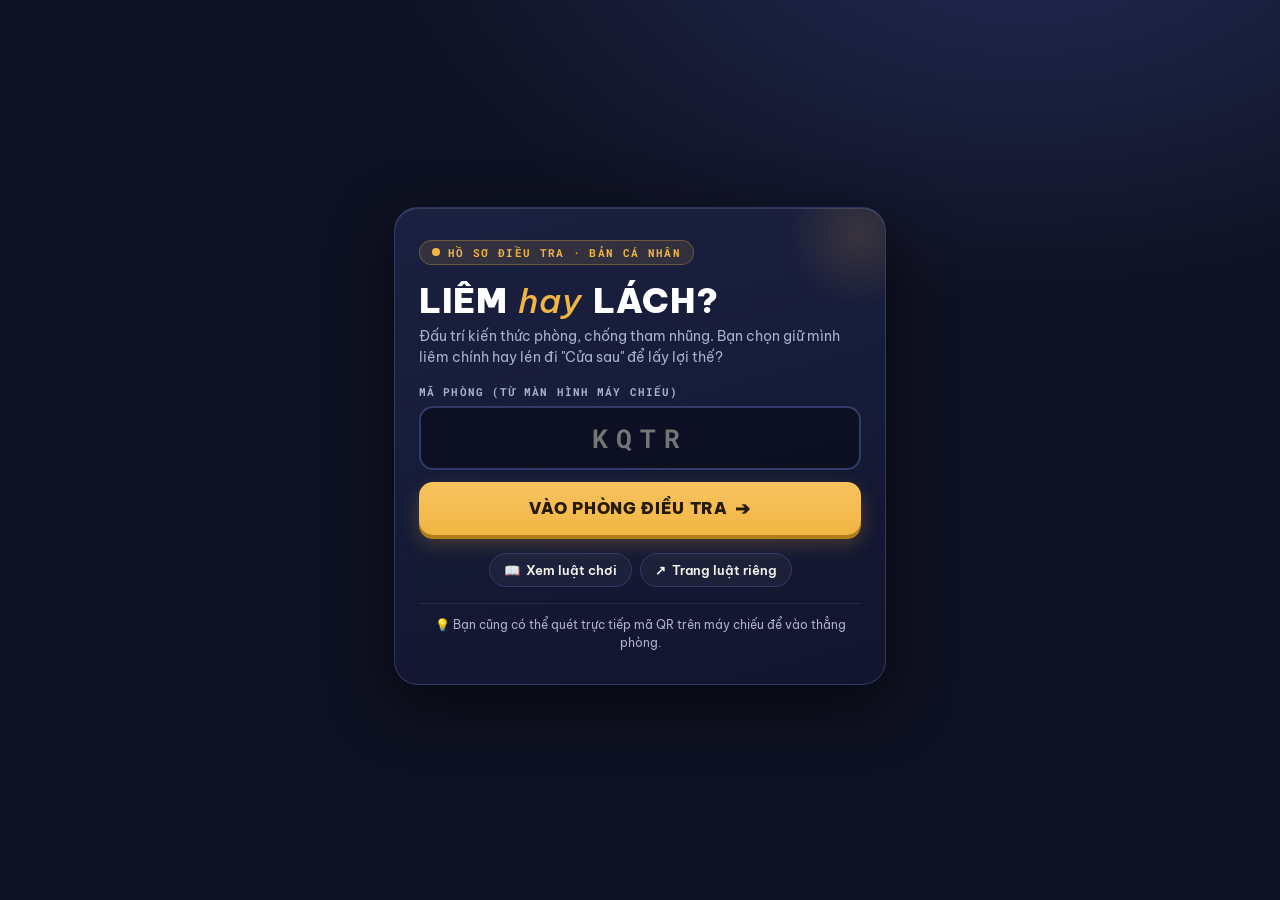
<file: index.html>
<!doctype html>
<html lang="vi">
<head>
<meta charset="utf-8">
<meta name="viewport" content="width=device-width, initial-scale=1, viewport-fit=cover">
<meta name="theme-color" content="#0f1222">
<title>Liêm hay Lách? · Người chơi</title>
<link rel="preconnect" href="https://fonts.googleapis.com">
<link rel="preconnect" href="https://fonts.gstatic.com" crossorigin>
<link href="https://fonts.googleapis.com/css2?family=Be+Vietnam+Pro:wght@400;600;700;800;900&family=Noto+Serif:wght@700&family=Roboto+Mono:wght@500;700&display=swap" rel="stylesheet">
<link rel="stylesheet" href="common.css">
<style>
/* ===== Design tokens: "Bàn điều tra" ===== */
:root{
  --desk-0:#120e0b; --desk-1:#1c1611; --desk-2:#2a2119; --desk-line:#3d3125;
  --paper:#f1e6c9; --paper-2:#e4d3a9; --paper-edge:#c9b285;
  --brass:#d9a441; --brass-2:#9c7020; --cream:#f6efe0;
  --stamp-red:#c2352c; --stamp-green:#2e7d4f;
  --tag-a:#c4463a; --tag-b:#2f6fb7; --tag-c:#c98d1f; --tag-d:#3b8a58;
  --f-ui:"Be Vietnam Pro","Segoe UI",Roboto,Arial,sans-serif;
  --f-doc:"Noto Serif",Georgia,"Times New Roman",serif;
  --f-mono:"Roboto Mono",Consolas,"Courier New",monospace;
}
.ph-folder, .ptag, .verdictcard, .pnote{
  --ink:#1f1a14;
  --ink-2:#5a4f40;
}

body.desk{
  background:
    radial-gradient(120% 80% at 50% 0%, rgba(255,214,150,.10), transparent 60%),
    repeating-linear-gradient(92deg, rgba(255,255,255,.018) 0 2px, transparent 2px 11px),
    repeating-linear-gradient(88deg, rgba(0,0,0,.18) 0 1px, transparent 1px 23px),
    linear-gradient(180deg, var(--desk-2), var(--desk-0)) fixed;
  color:var(--cream);
  font-family:var(--f-ui);
}
body.desk header{background:rgba(0,0,0,.35);border-bottom:1px solid var(--desk-line)}
body.desk header .nm{color:var(--cream)}
body.desk header .sc{font-family:var(--f-mono);font-size:20px;color:var(--cream)}
body.desk header .rk{font-family:var(--f-ui);font-size:12px;color:var(--muted)}
body.desk .trustline{border-bottom:1px solid var(--desk-line)}

/* Badges Lộ đề / Chạy điểm */
.badges{display:flex;gap:6px;flex-wrap:wrap}
.badge{font-family:var(--f-mono);font-weight:700;font-size:11px;letter-spacing:.08em;border-radius:6px;padding:4px 8px;background:var(--brass);color:#2a1a04}

/* Hồ sơ câu hỏi trên điện thoại */
.ph-folder{position:relative;background:linear-gradient(180deg,var(--paper),var(--paper-2));color:var(--ink);border-radius:8px;padding:22px 14px 12px;box-shadow:0 8px 20px rgba(0,0,0,.5);transform:rotate(-.4deg)}
.ph-folder .tab{position:absolute;top:-14px;left:58px;background:var(--paper-2);font-family:var(--f-mono);font-weight:700;font-size:11px;letter-spacing:.12em;color:var(--ink-2);padding:3px 10px 6px;border-radius:6px 6px 0 0}
.ph-fuse{position:absolute;left:56px;right:14px;top:9px;height:5px;border-radius:99px;background:rgba(60,40,15,.18)}
.ph-fuse i{position:absolute;inset:0 auto 0 0;width:calc(var(--p,1)*100%);border-radius:99px;background:linear-gradient(90deg,#8a6a2c,var(--brass) 70%,#ffcf6b);transition:width .2s linear}
.ph-folder .secs{position:absolute;left:10px;top:-12px;width:40px;height:40px;border-radius:50%;display:grid;place-items:center;font-family:var(--f-mono);font-weight:700;font-size:16px;
  background:radial-gradient(circle at 35% 30%,#f2c868,var(--brass) 45%,var(--brass-2));color:#2a1a04;box-shadow:0 3px 8px rgba(0,0,0,.4)}
.ph-folder .secs.low{background:radial-gradient(circle at 35% 30%,#f08070,var(--stamp-red) 50%,#7d1c16);color:#fff}
.ph-folder p{margin:6px 0 0;font-family:var(--f-doc);font-weight:700;font-size:18px;line-height:1.3;color:var(--ink)}

/* Thẻ tang vật trên điện thoại (xếp 1 cột dọc) */
.ph-tags{display:grid;gap:12px;padding-top:4px}
.ptag{position:relative;display:flex;align-items:stretch;min-height:66px;border:0;padding:0;text-align:left;font:inherit;cursor:pointer;
  background:linear-gradient(180deg,#fbf3df,var(--paper));color:var(--ink);border-radius:8px;box-shadow:0 5px 12px rgba(0,0,0,.45);transform:rotate(var(--r,0deg));transition:transform .12s, filter .2s, opacity .2s}
.ptag:active:not(:disabled){transform:translateY(2px) rotate(var(--r,0deg))}
.ptag .band{flex:none;width:54px;display:flex;flex-direction:column;align-items:center;justify-content:center;gap:2px;color:#fff;border-radius:8px 0 0 8px}
.ptag .band .shape{font-size:22px;line-height:1}
.ptag .band .letter{font-family:var(--f-mono);font-weight:700;font-size:12px}
.ptag .txt{flex:1;display:flex;align-items:center;padding:10px 12px;font-weight:700;font-size:15px;line-height:1.3}
.ptag.t0 .band{background:var(--tag-a)} .ptag.t1 .band{background:var(--tag-b)} .ptag.t2 .band{background:var(--tag-c)} .ptag.t3 .band{background:var(--tag-d)}
.ptag .st{display:none;position:absolute;right:10px;top:-9px;transform:rotate(-6deg);font-weight:900;font-size:12px;letter-spacing:.1em;border:2.5px solid;border-radius:6px;padding:1px 8px;background:rgba(241,230,201,.95)}

/* Lộ đề: đáp án bị gạch */
.ptag.cut{filter:grayscale(1);opacity:.45;cursor:not-allowed}
.ptag.cut .txt{text-decoration:line-through;text-decoration-thickness:2px}
.ptag.cut .st{display:block;color:var(--ink-2);border-color:var(--ink-2)}

/* Đã nộp */
.ph-tags.sent .ptag:not(.mine){opacity:.35;filter:grayscale(.7)}
.ptag.mine .st{display:block;color:var(--stamp-red);border-color:var(--stamp-red)}
.ptag.mine .st.anim{animation:stampInP .35s cubic-bezier(.2,1.4,.4,1) both}
@keyframes stampInP{from{transform:rotate(-20deg) scale(2);opacity:0}to{transform:rotate(-6deg) scale(1);opacity:1}}
.waiting{text-align:center;color:var(--muted);font-size:14px;margin-top:4px}

/* Thẻ kết quả (reveal) */
.verdictcard{background:linear-gradient(180deg,var(--paper),var(--paper-2));color:var(--ink);border-radius:10px;padding:18px 16px;text-align:center;box-shadow:0 8px 20px rgba(0,0,0,.5);position:relative}
.verdictcard .big{display:inline-block;font-weight:900;font-size:28px;letter-spacing:.1em;border-radius:8px;padding:2px 14px;transform:rotate(-6deg)}
.verdictcard .big.ok{color:var(--stamp-green);border:4px solid var(--stamp-green)}
.verdictcard .big.no{color:var(--stamp-red);border:4px solid var(--stamp-red)}
.verdictcard .big.anim{animation:stampInR .38s cubic-bezier(.2,1.4,.4,1) both}
@keyframes stampInR{from{transform:rotate(-18deg) scale(2);opacity:0}to{transform:rotate(-6deg) scale(1);opacity:1}}
.verdictcard .pts{display:block;margin-top:10px;font-family:var(--f-mono);font-weight:700;font-size:20px;color:var(--ink)}

.pnote{background:var(--cream);color:var(--ink);border-left:5px solid var(--stamp-red);border-radius:6px;padding:10px 12px;font-size:14px;line-height:1.4}
.pnote h4{margin:0 0 4px;font-family:var(--f-mono);font-size:11px;letter-spacing:.14em;color:var(--stamp-red)}

body{font-size:16px}
#app{min-height:100svh;max-width:520px;margin:0 auto;display:flex;flex-direction:column}
header[hidden], .trustline[hidden]{display:none !important}
header{display:flex;align-items:center;gap:10px;padding:10px 14px;border-bottom:1px solid var(--line);background:rgba(8,10,24,.6);position:sticky;top:0;z-index:5}
header .nm{font-weight:900;flex:1;min-width:0;overflow:hidden;text-overflow:ellipsis;white-space:nowrap}
header .sc{font-weight:900;font-size:20px}
header .rk{font-size:12px;color:var(--muted)}
header .dot{width:10px;height:10px;border-radius:50%;background:var(--green);flex:none}
header .dot.off{background:var(--red)}
.trustline{padding:6px 14px;border-bottom:1px solid var(--line)}
.trustline .trust{font-size:12px}
.trustline .tbar{flex:1;width:auto}
main{flex:1;padding:16px 14px 24px;display:flex;flex-direction:column;gap:14px}
h1{margin:0;font-size:26px;line-height:1.15}
h2{margin:0;font-size:20px}
p{margin:0}
.card{background:var(--panel);border:1px solid var(--line);border-radius:var(--radius);padding:16px;display:grid;gap:10px}
.center{text-align:center}
.big{font-size:44px;font-weight:900;line-height:1}
.field{background:var(--bg2);border:1px solid var(--line);border-radius:12px;padding:12px 14px;color:var(--ink);width:100%;font-size:18px}
.btn{width:100%;font-size:18px;padding:14px}
.cd{font-weight:900;font-size:28px;text-align:center}
.cd.low{color:var(--red)}
.qt{font-size:17px;font-weight:700;line-height:1.35;background:#fff;color:#141629;border-radius:14px;padding:12px 14px}
.ans{display:grid;grid-template-columns:1fr 1fr;gap:10px}
.ans button{border:0;border-radius:14px;min-height:96px;padding:10px;color:#fff;font-weight:800;font-size:15px;display:flex;flex-direction:column;align-items:center;justify-content:center;gap:6px;cursor:pointer;box-shadow:0 4px 0 rgba(0,0,0,.25)}
.ans button .shape{font-size:30px;line-height:1}
.ans button:active{transform:translateY(2px)}
.ans .o0{background:var(--o0)} .ans .o1{background:var(--o1)} .ans .o2{background:var(--o2)} .ans .o3{background:var(--o3)}
.ans button.gone{visibility:hidden}
.badge{display:inline-block;border-radius:99px;padding:3px 10px;font-size:12px;font-weight:800;background:var(--gold);color:#271a03}
.badge.red{background:var(--red);color:#fff}
.perk{display:grid;gap:2px;text-align:left;border:2px solid rgba(255,255,255,.15);background:rgba(255,255,255,.05);border-radius:14px;padding:12px 14px;cursor:pointer;color:var(--ink)}
.perk b{font-size:18px}
.perk .p{color:var(--gold);font-weight:900}
.perk span{color:var(--muted);font-size:13px}
.perk.on{border-color:var(--gold);background:rgba(242,181,68,.14)}
.perk[disabled]{opacity:.4;cursor:not-allowed}
body.night{background:radial-gradient(700px 500px at 50% 0%,#521126 0%,#13070d 75%) fixed}
body.siren{background:radial-gradient(700px 500px at 50% 0%,#0d3363 0%,#070b16 75%) fixed}
.result{border-radius:18px;padding:22px 16px;text-align:center;display:grid;gap:6px}
.result.ok{background:rgba(48,164,108,.2);border:2px solid var(--green)}
.result.no{background:rgba(229,72,77,.16);border:2px solid var(--red)}
.result.neutral{background:var(--panel);border:2px solid var(--line)}
.result .big{font-size:40px}
.toast{position:fixed;left:50%;bottom:18px;transform:translateX(-50%);width:min(480px,calc(100% - 24px));background:#fff;color:#141629;border-radius:14px;padding:12px 16px;font-weight:700;box-shadow:0 10px 30px rgba(0,0,0,.4);z-index:20;animation:up .3s}
.toast.caught{background:var(--red);color:#fff}
.toast.bribe{background:var(--gold)}
.toast.good{background:var(--green);color:#fff}
@keyframes up{from{transform:translate(-50%,20px);opacity:0}}
.modal{position:fixed;inset:0;background:rgba(5,6,15,.8);display:flex;align-items:flex-end;justify-content:center;z-index:30}
.sheet{background:var(--bg2);border:1px solid var(--line);border-radius:18px 18px 0 0;padding:16px;width:min(520px,100%);display:grid;gap:10px;max-height:88svh;overflow:auto}
.list{display:grid;gap:6px;max-height:38svh;overflow:auto}
.pick{border:1px solid var(--line);background:var(--panel);border-radius:12px;padding:11px 12px;text-align:left;font-weight:700;cursor:pointer;color:var(--ink)}
.pick.on{border-color:var(--red);background:rgba(229,72,77,.15)}
ul.small{margin:0;padding-left:1.1em;color:var(--muted);font-size:14px;display:grid;gap:4px}
.row{display:flex;justify-content:space-between;gap:10px;align-items:center}
.top5{display:grid;gap:4px;font-size:15px}
.top5 .r{display:flex;gap:8px;align-items:center;padding:4px 8px;border-radius:8px}
.top5 .r.me{background:rgba(242,181,68,.18);font-weight:800}
.top5 .r b{width:1.6em}
.top5 .r span{flex:1;min-width:0;overflow:hidden;text-overflow:ellipsis;white-space:nowrap}
@media (prefers-reduced-motion: reduce){
  *{animation:none !important;transition:none !important}
  .ptag,.ph-folder,.pnote,.verdictcard .big{transform:none !important}
}

/* ===== Portal / Màn hình bắt đầu của người chơi ===== */
.entry-wrap{
  flex:1;
  display:flex;
  flex-direction:column;
  justify-content:center;
  align-items:center;
  margin:auto 0;
  width:100%;
}
.portal-card{
  width:100%;
  background:linear-gradient(165deg, rgba(28,34,68,.92) 0%, rgba(18,22,46,.96) 100%);
  border:1px solid rgba(130,150,230,.25);
  border-radius:24px;
  padding:clamp(22px, 5vw, 32px) clamp(16px, 4vw, 24px);
  box-shadow:0 20px 60px rgba(0,0,0,.6), inset 0 1px 0 rgba(255,255,255,.12);
  display:flex;
  flex-direction:column;
  gap:16px;
  position:relative;
  overflow:hidden;
  backdrop-filter:blur(10px);
}
.portal-card::before{
  content:"";
  position:absolute;
  top:-50px;
  right:-50px;
  width:150px;
  height:150px;
  background:radial-gradient(circle, rgba(242,181,68,.15), transparent 70%);
  pointer-events:none;
}
.portal-badge{
  align-self:flex-start;
  display:inline-flex;
  align-items:center;
  gap:8px;
  font-family:var(--f-mono);
  font-size:11px;
  font-weight:700;
  letter-spacing:.12em;
  padding:4px 12px;
  border-radius:99px;
  background:rgba(242,181,68,.12);
  border:1px solid rgba(242,181,68,.3);
  color:var(--gold);
}
.portal-badge.good{
  background:rgba(48,164,108,.15);
  border-color:rgba(48,164,108,.4);
  color:#a4ecc1;
}
.dot-pulse{
  width:8px;
  height:8px;
  border-radius:50%;
  background:var(--gold);
  box-shadow:0 0 0 0 rgba(242,181,68,.7);
  animation:pulse 2s infinite;
}
.dot-pulse.green{
  background:var(--green);
  box-shadow:0 0 0 0 rgba(48,164,108,.7);
}
@keyframes pulse{
  0%{box-shadow:0 0 0 0 rgba(242,181,68,.7)}
  70%{box-shadow:0 0 0 6px rgba(242,181,68,0)}
  100%{box-shadow:0 0 0 0 rgba(242,181,68,0)}
}
.portal-brand{
  display:flex;
  flex-direction:column;
  gap:6px;
}
.logo-title{
  font-size:clamp(26px, 6vw, 34px);
  font-weight:900;
  letter-spacing:.02em;
  color:#fff;
  line-height:1.15;
}
.logo-title i{
  font-style:italic;
  font-weight:500;
  color:var(--gold);
  margin:0 2px;
}
.logo-sub{
  color:var(--muted);
  font-size:14px;
  line-height:1.5;
}
.portal-form{
  display:flex;
  flex-direction:column;
  gap:12px;
}
.field-wrap{
  display:flex;
  flex-direction:column;
  gap:6px;
}
.field-label{
  font-family:var(--f-mono);
  font-size:11px;
  font-weight:700;
  letter-spacing:.1em;
  color:var(--muted);
  text-transform:uppercase;
}
.code-input{
  font-family:var(--f-mono);
  font-size:26px;
  font-weight:800;
  letter-spacing:.3em;
  text-align:center;
  text-transform:uppercase;
  background:rgba(10,13,28,.75);
  border:2px solid var(--line);
  border-radius:14px;
  padding:12px;
  color:#fff;
  transition:border-color .2s, box-shadow .2s;
}
.code-input:focus{
  border-color:var(--gold);
  box-shadow:0 0 0 3px rgba(242,181,68,.25);
  outline:none;
}
.name-input{
  font-size:17px;
  font-weight:700;
  background:rgba(10,13,28,.75);
  border:2px solid var(--line);
  border-radius:14px;
  padding:13px 16px;
  color:#fff;
  transition:border-color .2s, box-shadow .2s;
}
.name-input:focus{
  border-color:var(--gold);
  box-shadow:0 0 0 3px rgba(242,181,68,.25);
  outline:none;
}
.gold-btn{
  background:linear-gradient(180deg, #f7c35f, var(--gold));
  color:#271a03;
  border:0;
  border-radius:14px;
  padding:14px 20px;
  font-weight:900;
  font-size:16px;
  letter-spacing:.04em;
  box-shadow:0 4px 0 #b07f1c, 0 8px 20px rgba(242,181,68,.25);
  display:flex;
  align-items:center;
  justify-content:center;
  gap:8px;
  cursor:pointer;
  transition:filter .15s, transform .1s;
}
.gold-btn:hover{filter:brightness(1.06)}
.gold-btn:active{transform:translateY(2px);box-shadow:0 2px 0 #b07f1c}
.portal-actions{
  display:flex;
  gap:8px;
  flex-wrap:wrap;
  justify-content:center;
  margin-top:2px;
}
.action-pill{
  border:1px solid var(--line);
  background:rgba(255,255,255,.04);
  color:var(--ink);
  border-radius:99px;
  padding:7px 14px;
  font-size:13px;
  font-weight:600;
  cursor:pointer;
  text-decoration:none;
  display:inline-flex;
  align-items:center;
  gap:6px;
  transition:border-color .2s, background .2s;
}
.action-pill:hover{
  border-color:var(--gold);
  background:rgba(242,181,68,.1);
}
.action-pill.sub{
  opacity:.8;
  font-size:12.5px;
}
.portal-foot{
  font-size:12px;
  color:var(--muted);
  text-align:center;
  line-height:1.5;
  border-top:1px solid rgba(255,255,255,.07);
  padding-top:12px;
}
</style>
<script src="config.js"></script>
<script src="common.js"></script>
</head>
<body>
<div id="app">
  <header id="hd" hidden></header>
  <div class="trustline" id="tl" hidden></div>
  <main id="main"><p class="muted center">Đang tải…</p></main>
</div>
<div id="layer"></div>
<script>
(function(){
"use strict";
const { CONFIG: C, PERKS, esc, uid, openStore, sfx, signed } = window.LHL;
const SHAPES = ["▲", "◆", "●", "■"];
const qp = new URLSearchParams(location.search);
const mode = qp.get("mode") === "local" ? "local" : "firebase";
const slot = qp.get("slot") || "";
let room = (qp.get("room") || "").toUpperCase().replace(/[^A-Z0-9]/g, "");
const $ = s => document.querySelector(s);
const P = { store: null, me: null, st: null, board: {}, results: {}, priv: {}, myAns: {}, myBr: {}, report: null, endInfo: null,
  conn: true, sub: {}, subQi: -1, sel: null, lastNote: 0, joining: false, reportSel: null, search: "", lastPhaseKey: "", animKey: "", stampedAns: {} };
const meKey = () => "lhl-me-" + room + (slot ? "-" + slot : "");

/* ---------- vào phòng ---------- */
async function connect() {
  try { P.store = await openStore(mode, room); }
  catch (e) { $("#main").innerHTML = `<div class="card"><h2>Không kết nối được</h2><p class="muted">${esc(e.message)}</p></div>`; return; }
  P.store.onConnection(c => { P.conn = c; paintHeader(); });
  try { P.me = JSON.parse(localStorage.getItem(meKey())); } catch (e) { P.me = null; }
  if (!P.me && qp.get("name")) { await join(qp.get("name")); return; }
  if (P.me) startSubs(); else render();
}
async function join(name) {
  name = String(name || "").trim().slice(0, 20);
  if (!name || P.joining) return;
  P.joining = true; sfx.unlock();
  const me = { id: uid(10), name };
  await P.store.set("players/" + me.id, { name, at: P.store.now() });
  localStorage.setItem(meKey(), JSON.stringify(me));
  P.me = me; P.joining = false; startSubs();
}
function startSubs() {
  const s = P.store, id = P.me.id;
  P.sub.state = s.on("state", v => {
    P.st = v;
    if (v && v.phase !== "closed" && v.qi !== P.subQi) resubQ(v.qi);
    render();
  });
  P.sub.board = s.on("board", v => { P.board = v || {}; paintHeader(); if (P.st && ["lobby", "reveal", "end"].includes(P.st.phase)) render(); });
  P.sub.results = s.on("results", v => { P.results = v || {}; if (P.st && (P.st.phase === "reveal" || P.st.phase === "backdoor")) render(); });
  P.sub.priv = s.on("private/" + id, v => {
    P.priv = v || {};
    if (P.priv.kicked) { leaveRoom("Bạn đã bị xóa khỏi phòng. Hãy vào lại với tên khác."); return; }
    if (P.priv.final) P.endInfo = P.priv.final;
    const n = P.priv.note;
    if (n && n.at > P.lastNote) { const first = P.lastNote === 0 && n.at < s.now() - 15000; P.lastNote = n.at; if (!first) toast(n.text, n.tone); }
    if (P.st && ["question", "inspres", "end", "closed"].includes(P.st.phase)) render();
  });
  P.sub.report = s.on("reports/" + id, v => { P.report = v; render(); });
  P.sub.me = s.on("players/" + id, v => {
    // MC tạo lại phòng cùng mã: tự vào lại (trừ khi bị MC xóa hoặc phiên đã đóng).
    if (v === null && P.me && !P.joining) setTimeout(() => {
      if (P.me && P.me.id === id && !P.priv.kicked && !(P.st && P.st.phase === "closed")) s.set("players/" + id, { name: P.me.name, at: s.now() });
    }, 1500);
  });
}
function resubQ(qi) {
  ["ans", "br"].forEach(k => { if (P.sub[k]) { try { P.sub[k](); } catch (e) {} P.sub[k] = null; } });
  P.subQi = qi; P.sel = null;
  if (qi == null || qi < 0) return;
  P.sub.ans = P.store.on("answers/" + qi + "/" + P.me.id, v => { P.myAns[qi] = v; render(); });
  P.sub.br = P.store.on("bribes/" + qi + "/" + P.me.id, v => { P.myBr[qi] = v; render(); });
}
function leaveRoom(msg) {
  Object.keys(P.sub).forEach(k => { if (P.sub[k]) { try { P.sub[k](); } catch (e) {} P.sub[k] = null; } });
  localStorage.removeItem(meKey());
  P.me = null; P.st = null; P.priv = {}; P.subQi = -1; P.myAns = {}; P.myBr = {}; P.report = null; P.endInfo = null;
  document.body.className = ""; render(); toast(msg, "warn");
}

/* ---------- tiện ích ---------- */
function ranked() { return Object.entries(P.board).map(([id, v]) => ({ id, name: v.name, score: v.score })).sort((a, b) => b.score - a.score || a.name.localeCompare(b.name)); }
function myInfo() {
  const arr = ranked(), i = arr.findIndex(x => x.id === P.me.id);
  if (i < 0) return { score: C.startScore, rank: 0, of: arr.length, name: P.me.name };
  const rank = arr.findIndex(x => x.score === arr[i].score) + 1;
  return { score: arr[i].score, rank, of: arr.length, name: arr[i].name };
}
const myScore = () => myInfo().score;
const nameOf = id => (P.board[id] ? P.board[id].name : "?");
function hasWrong() {
  const qi = P.st ? P.st.qi : 0;
  for (let j = qi - 1; j >= 0; j--) { const r = P.results[j] && P.results[j][P.me.id]; if (r && !r.ok) return true; }
  return false;
}
function remaining() { return P.st && P.st.endsAt ? Math.max(0, P.st.endsAt - P.store.now()) : 0; }
function toast(text, tone) {
  const t = document.createElement("div"); t.className = "toast " + (tone || ""); t.textContent = text;
  document.body.appendChild(t); setTimeout(() => t.remove(), 4500);
  if (navigator.vibrate) navigator.vibrate(tone === "caught" ? [200, 80, 200] : 80);
}
function top5HTML() {
  const arr = ranked(), me = P.me.id;
  if (!arr.length) return "";
  const top = arr.slice(0, 5);
  const mine = arr.findIndex(x => x.id === me);
  const rows = top.map((x, i) => `<div class="r ${x.id === me ? "me" : ""}"><b>${i + 1}</b><span>${esc(x.name)}</span><b style="width:auto">${x.score}</b></div>`);
  if (mine >= 5) rows.push(`<div class="r me"><b>${mine + 1}</b><span>${esc(arr[mine].name)} (bạn)</span><b style="width:auto">${arr[mine].score}</b></div>`);
  return `<div class="card"><b>Bảng xếp hạng</b><div class="top5">${rows.join("")}</div></div>`;
}

/* ---------- vẽ ---------- */
function paintHeader() {
  const hd = $("#hd"), tl = $("#tl");
  if (!P.me) { hd.hidden = true; tl.hidden = true; return; }
  const me = myInfo();
  hd.hidden = false;
  hd.innerHTML = `<span class="dot ${P.conn ? "" : "off"}" title="${P.conn ? "Đã kết nối" : "Mất kết nối"}"></span>
    <span class="nm">${esc(me.name)}</span>
    <span class="center"><div class="sc">${me.score}</div><div class="rk">${me.rank ? "hạng " + me.rank + "/" + me.of : ""}</div></span>`;
  if (P.st && P.st.phase !== "lobby" && P.st.phase !== "closed") {
    const t = P.st.trust, cls = t >= 70 ? "" : t >= 50 ? "mid" : "low";
    tl.hidden = false;
    tl.innerHTML = `<div class="trust ${cls}"><span class="muted">Niềm tin của lớp</span><div class="tbar"><i style="width:${t}%"></i></div><b>${t}%</b></div>`;
  } else tl.hidden = true;
}
function reportBtn() {
  if (!P.st || !["reveal", "bdsum", "inspect", "inspres", "act"].includes(P.st.phase)) return "";
  if (P.report) return `<p class="muted center" style="font-size:14px">Bạn đã tố giác <b>${esc(nameOf(P.report.target))}</b>. Kết quả có ở lần thanh tra tới.</p>`;
  if (Object.keys(P.board).length < 2) return "";
  const rw = C.reportReward[(P.st.act || 1) - 1];
  return `<button class="btn ghost" data-act="report">Tố giác một bạn (đúng +${rw}, sai −${C.reportFalsePenalty})</button>`;
}
function render() {
  paintHeader();
  const m = $("#main");
  if (!room) {
    m.innerHTML = `<div class="entry-wrap">
      <div class="portal-card">
        <div class="portal-badge">
          <span class="dot-pulse"></span>
          <span>HỒ SƠ ĐIỀU TRA · BẢN CÁ NHÂN</span>
        </div>
        <div class="portal-brand">
          <div class="logo-title">LIÊM <i>hay</i> LÁCH?</div>
          <p class="logo-sub">Đấu trí kiến thức phòng, chống tham nhũng. Bạn chọn giữ mình liêm chính hay lén đi "Cửa sau" để lấy lợi thế?</p>
        </div>
        <div class="portal-form">
          <div class="field-wrap">
            <label for="roomIn" class="field-label">MÃ PHÒNG (TỪ MÀN HÌNH MÁY CHIẾU)</label>
            <input class="field code-input" id="roomIn" maxlength="8" autocapitalize="characters" autocomplete="off" spellcheck="false" placeholder="KQTR" aria-label="Mã phòng">
          </div>
          <button class="btn gold-btn" data-act="room">
            <span>VÀO PHÒNG ĐIỀU TRA</span>
            <span style="font-size:18px">➔</span>
          </button>
        </div>
        <div class="portal-actions">
          <button class="action-pill" data-act="rules">
            <span>📖</span>
            <span>Xem luật chơi</span>
          </button>
          <a href="luat_choi" target="_blank" class="action-pill">
            <span>↗</span>
            <span>Trang luật riêng</span>
          </a>
        </div>
        <div class="portal-foot">
          <span>💡 Bạn cũng có thể quét trực tiếp mã QR trên máy chiếu để vào thẳng phòng.</span>
        </div>
      </div>
    </div>`;
    return;
  }
  if (!P.me) {
    m.innerHTML = `<div class="entry-wrap">
      <div class="portal-card">
        <div class="portal-badge good">
          <span class="dot-pulse green"></span>
          <span>KẾT NỐI: PHÒNG <b>${esc(room)}</b></span>
        </div>
        <div class="portal-brand">
          <div class="logo-title" style="font-size:25px">THẺ ĐIỀU TRA VIÊN</div>
          <p class="logo-sub">Nhập họ tên thật của bạn để ghi nhận kết quả và vinh danh trên bảng vàng của lớp.</p>
        </div>
        <div class="portal-form">
          <div class="field-wrap">
            <label for="nameIn" class="field-label">HỌ VÀ TÊN NGƯỜI CHƠI</label>
            <input class="field name-input" id="nameIn" maxlength="20" placeholder="VD: Nguyễn Văn A" autocomplete="name" autofocus aria-label="Tên của bạn">
          </div>
          <button class="btn gold-btn" data-act="join">
            <span>XÁC NHẬN VÀO PHÒNG</span>
            <span style="font-size:18px">➔</span>
          </button>
        </div>
        <div class="portal-actions">
          <button class="action-pill" data-act="changeRoom">
            <span>←</span>
            <span>Đổi mã phòng khác</span>
          </button>
          <button class="action-pill" data-act="rules">
            <span>📖</span>
            <span>Xem luật chơi</span>
          </button>
        </div>
        <div class="portal-foot">
          <span>🛡️ Dữ liệu thi đấu chỉ lưu tạm trong phiên học và sẽ tự động xóa sau khi kết thúc.</span>
        </div>
      </div>
    </div>`;
    return;
  }
  const st = P.st;
  document.body.className = st && (st.phase === "backdoor" || st.phase === "bdsum")
    ? "night"
    : st && (st.phase === "inspect" || st.phase === "inspres" || st.phase === "act")
    ? "siren"
    : st && (st.phase === "question" || st.phase === "reveal")
    ? "desk"
    : "";
  if (!st) { m.innerHTML = `<div class="card center"><h2>Đã vào phòng ${esc(room)}</h2><p class="muted">Chờ MC tạo ván…</p></div>`; return; }
  const key = st.phase + ":" + st.qi;
  if (st.phase === "reveal" && key !== P.lastPhaseKey) {
    const r = P.results[st.qi] && P.results[st.qi][P.me.id];
    if (r) { P.lastPhaseKey = key; if (r.ok) sfx.good(); else sfx.bad(); }
  }
  m.innerHTML = ({ lobby, backdoor, bdsum, question, reveal, inspect, inspres, act, end, closed }[st.phase] || lobby)();
  tick();
}
function lobby() {
  const n = Object.keys(P.board).length;
  return `<div class="card center"><h2>Bạn đã vào phòng ${esc(room)}</h2><p class="big" style="font-size:30px">${esc(myInfo().name)}</p>
      <p class="muted">${n ? n + " người đã vào. " : ""}Chờ MC bắt đầu…</p></div>
    <div class="card"><b>Luật nhanh (chơi cá nhân)</b><ul class="small">
      <li>Vốn ${C.startScore} điểm. Trả lời đúng +${C.basePoints}, nhanh thêm tới +${C.speedBonus}.</li>
      <li>Trước mỗi câu (từ câu 2) có thể bí mật đưa phong bì để lấy lợi thế.</li>
      <li>Thanh tra có thể phát hiện: thu hồi lợi ích + phạt gấp ${C.fineMultiplier}. Càng đưa nhiều càng dễ lộ.</li>
      <li>Mỗi đợt thanh tra bạn được tố giác 1 bạn khác: đúng được thưởng, sai bị trừ.</li>
      <li>Niềm tin của lớp dưới ${C.trustLimit}% khi hết ván: ai cũng bị trừ ${C.trustPenaltyRate * 100}%.</li></ul>
      <div style="margin-top:10px;display:flex;gap:8px;justify-content:center;flex-wrap:wrap">
        <button class="btn ghost" data-act="rules" style="padding:6px 14px;font-size:13px">📖 Xem chi tiết luật chơi</button>
        <a href="luat_choi" target="_blank" class="btn ghost" style="padding:6px 12px;font-size:12.5px;text-decoration:none">↗ Mở tab riêng</a>
      </div>
    </div>`;
}
function backdoor() {
  const qi = P.st.qi, mine = P.myBr[qi];
  if (mine) {
    const p = PERKS[mine.perk];
    return `<div class="card center"><h2>Cửa sau</h2><div class="cd" id="cd">–</div>
      ${p ? `<p>Bạn đã chọn đưa phong bì <b>${esc(p.name)}</b> (−${p.price}).</p><p class="muted">Giữ bí mật nhé… thanh tra có thể vào cuộc bất cứ lúc nào.</p>`
          : `<p><b>Bạn chọn giữ liêm chính.</b></p><p class="muted">Không mất gì, không sợ thanh tra.</p>`}</div>`;
  }
  const sc = myScore(), wrong = hasWrong();
  const cards = Object.entries(PERKS).map(([k, p]) => {
    const dis = sc < p.price || (k === "xoa" && !wrong);
    const why = sc < p.price ? "Không đủ điểm" : (k === "xoa" && !wrong ? "Bạn chưa sai câu nào" : p.desc);
    return `<button class="perk ${P.sel === k ? "on" : ""}" data-act="sel" data-v="${k}" ${dis ? "disabled" : ""}><div class="row"><b>${esc(p.name)}</b><span class="p">${p.price} điểm</span></div><span>${esc(why)}</span></button>`;
  }).join("");
  return `<div class="center"><h1>Cửa sau đang mở</h1><p class="muted">Quyết định bí mật. Không ai biết… trừ người gác cổng.</p></div>
    <div class="cd" id="cd">–</div>${cards}
    <button class="btn red" data-act="bribe" ${P.sel ? "" : "disabled"}>${P.sel ? "Đưa phong bì " + esc(PERKS[P.sel].name) + " (−" + PERKS[P.sel].price + ")" : "Chọn một phong bì"}</button>
    <button class="btn" data-act="clean">Giữ liêm chính</button>
    <p class="muted center" style="font-size:13px">Mỗi phong bì làm niềm tin của cả lớp giảm.</p>`;
}
function bdsum() {
  return `<div class="card center"><h2>Cửa sau đã đóng</h2><p class="muted">Chuẩn bị câu ${P.st.qi + 1}…</p></div>${reportBtn()}`;
}
function question() {
  const st = P.st, qi = st.qi, q = st.q; if (!q) return lobby();
  const mine = P.myAns[qi];
  const elim = P.priv.elim && P.priv.elim.qi === qi ? P.priv.elim.keep : null;
  const br = P.myBr[qi], doubled = br && br.perk === "chay";
  const qNo = String(qi + 1).padStart(2, "0");
  const totalNo = String(st.total).padStart(2, "0");
  const rots = ["-.4deg", ".3deg", "-.2deg", ".4deg"];

  const badges = [];
  if (elim) badges.push(`<span class="badge">LỘ ĐỀ · CÒN 2 ĐÁP ÁN</span>`);
  if (doubled) badges.push(`<span class="badge">CHẠY ĐIỂM ×2</span>`);

  const animateStamp = mine && !P.stampedAns[qi];
  if (mine) P.stampedAns[qi] = true;

  const tags = q.o.map((o, i) => {
    const isCut = elim && !elim.includes(i);
    const isMine = mine && mine.c === i;
    const dis = isCut || !!mine;
    let stText = "";
    if (isCut) stText = "ĐÃ BỊ GẠCH";
    else if (isMine) stText = "ĐÃ NỘP";

    return `<button class="ptag t${i} ${isCut ? "cut" : ""} ${isMine ? "mine" : ""}" data-act="ans" data-v="${i}" ${dis ? "disabled" : ""} style="--r:${rots[i % 4]}">
      <span class="band"><b class="shape">${SHAPES[i]}</b><b class="letter">${String.fromCharCode(65 + i)}</b></span>
      <span class="txt">${esc(o)}</span>
      ${stText ? `<span class="st ${isMine && animateStamp ? "anim" : ""}">${stText}</span>` : ""}
    </button>`;
  }).join("");

  return `${badges.length ? `<div class="badges">${badges.join("")}</div>` : ""}
    <div class="ph-folder">
      <div class="tab">HỒ SƠ ${qNo} / ${totalNo}</div>
      <div class="ph-fuse"><i id="pburn"></i></div>
      <span class="secs" id="psecs">–</span>
      <p>${esc(q.t)}</p>
    </div>
    <div class="ph-tags ${mine ? "sent" : ""}">
      ${tags}
    </div>
    ${mine ? `<p class="waiting">Đã nộp phiếu. Chờ mọi người…</p>` : ""}`;
}
function reveal() {
  const st = P.st, qi = st.qi, r = P.results[qi] && P.results[qi][P.me.id], mine = P.myAns[qi];
  const isOk = r && r.ok;
  const label = isOk ? "ĐÚNG" : (mine ? "SAI" : "HẾT GIỜ");
  const ptsTxt = isOk ? `+${r.pts} điểm` : (mine ? "0 điểm" : "Bạn chưa trả lời");
  const correctLetter = st.reveal ? String.fromCharCode(65 + st.reveal.a) : "";
  const correctTxt = st.reveal && st.q ? st.q.o[st.reveal.a] : "";
  const explain = st.reveal ? st.reveal.e : "";

  const animClass = P.animKey !== ("rev:" + qi) ? "anim" : "";
  P.animKey = "rev:" + qi;

  return `<div class="verdictcard">
      <span class="big ${isOk ? "ok" : "no"} ${animClass}">${label}</span>
      <span class="pts">${ptsTxt}</span>
    </div>
    <div class="pnote">
      <h4>KẾT LUẬN ĐIỀU TRA</h4>
      ${correctLetter ? `<b>Đáp án ${correctLetter}.</b> ${esc(correctTxt)}<br>` : ""}${esc(explain)}
    </div>
    ${top5HTML()}
    ${reportBtn()}`;
}
function inspect() {
  return `<div class="card center"><h2>Thanh tra chuẩn bị vào cuộc</h2><p>Màn ${P.st.act}: mỗi phong bì có <b>${Math.round((P.st.rate || 0) * 100)}%</b> khả năng bị phát hiện.</p>
    <p class="muted">Bạn nghi ai đã đưa phong bì? Xem bảng xếp hạng: ai tăng điểm bất thường?</p></div>${top5HTML()}${reportBtn()}`;
}
function inspres() {
  // Firebase bỏ mảng rỗng, nên luôn đặt mặc định.
  const I0 = P.st.insp || {}, I = { no: I0.no, caught: I0.caught || [], repN: I0.repN || 0, repOk: I0.repOk || 0 }, id = P.me.id;
  const mine = I.caught.filter(c => c.p === id);
  const rr = P.priv.repResult && P.priv.repResult.no === I.no ? P.priv.repResult : null;
  let html = "";
  if (mine.length) {
    const lost = mine.reduce((s, c) => s + c.claw + c.fine, 0);
    html += `<div class="result no"><div class="big">Bị phát hiện</div><b>${mine.map(c => esc(PERKS[c.perk].name)).join(", ")}: −${lost} điểm</b><p class="muted">Thu hồi lợi ích và phạt gấp ${C.fineMultiplier}.</p></div>`;
  } else html += `<div class="result neutral"><div class="big" style="font-size:28px">Không có tên bạn</div><p class="muted">trong biên bản thanh tra số ${I.no || 1}.</p></div>`;
  if (rr) html += `<div class="result ${rr.ok ? "ok" : "no"}"><b>Tố giác ${esc(rr.target)}: ${rr.ok ? "ĐÚNG" : "SAI"} (${signed(rr.d)})</b>${rr.capped ? `<p class="muted">Đã có 3 người tố trước bạn nên không có thưởng.</p>` : ""}</div>`;
  const others = I.caught.filter(c => c.p !== id).map(c => esc(c.name));
  if (others.length) html += `<p class="muted center">Bị phát hiện: ${[...new Set(others)].slice(0, 8).join(", ")}${others.length > 8 ? "…" : ""}</p>`;
  return html + top5HTML() + reportBtn();
}
function act() {
  return `<div class="card center"><span class="badge red">Màn 2</span><h1>Siết kỷ luật</h1>
    <ul class="small" style="text-align:left"><li>Thanh tra phát hiện ${C.detectRate[1] * 100}% (trước là ${C.detectRate[0] * 100}%).</li><li>Tố giác đúng +${C.reportReward[1]}.</li></ul>
    <p>Bạn còn dám đưa phong bì không?</p></div>${reportBtn()}`;
}
function endCard(closed) {
  const F = P.endInfo, me = myInfo();
  if (!F) return `<div class="result neutral"><b>${closed ? "Phiên chơi đã kết thúc" : "Ván đã kết thúc"}</b></div>`;
  const titles = [F.clean ? `<span class="badge">Liêm chính +${C.cleanBonus}</span>` : "", F.repOk ? `<span class="badge">Thám tử ×${F.repOk}</span>` : "",
    F.caught ? `<span class="badge red">Bị phát hiện ×${F.caught}</span>` : ""].filter(Boolean).join(" ");
  return `<div class="result ${F.rank === 1 ? "ok" : "neutral"}"><span class="muted">Hạng</span><div class="big">${F.rank}/${F.of}</div><b>${F.score} điểm</b></div>
    <div class="card">
      <div class="row"><span>Trả lời đúng</span><b>${F.correct}/${F.qDone}</b></div>
      <div class="row"><span>Phong bì bạn đã đưa</span><b>${F.bribes}</b></div>
      <div class="row"><span>Bị phát hiện</span><b>${F.caught}</b></div>
      <div class="row"><span>Tố giác đúng / sai</span><b>${F.repOk} / ${F.repBad}</b></div>
      ${titles ? `<div>${titles}</div>` : ""}
    </div>`;
}
function end() {
  const F = P.st.final;
  return endCard(false) + `<div class="card center"><div class="row"><span>Niềm tin của lớp</span><b>${F ? F.trust : P.st.trust}%</b></div>
    ${F && F.trustFail ? `<p class="muted">Dưới ${C.trustLimit}%: mọi người bị trừ ${C.trustPenaltyRate * 100}% điểm.</p>` : ""}</div>
    <p class="center muted">Nhìn lên màn hình chiếu: bảng thành tích và sự thật được bật mí!</p>`;
}
function closed() {
  return `<div class="card center"><h1>Phiên chơi đã kết thúc</h1><p class="muted">Cảm ơn bạn đã tham gia. Dữ liệu phòng đã được xóa.</p></div>` + endCard(true);
}

/* ---------- tố giác ---------- */
function reportListHTML() {
  const q = P.search.trim().toLowerCase();
  const arr = ranked().filter(x => x.id !== P.me.id && (!q || x.name.toLowerCase().includes(q))).sort((a, b) => a.name.localeCompare(b.name));
  return arr.map(x => `<button class="pick ${P.reportSel === x.id ? "on" : ""}" data-act="rsel" data-v="${x.id}">${esc(x.name)}</button>`).join("") || `<p class="muted">Không tìm thấy.</p>`;
}
function openReport() {
  const rw = C.reportReward[(P.st.act || 1) - 1];
  $("#layer").innerHTML = `<div class="modal" data-act="closeModal"><div class="sheet" data-stop="1">
      <h2>Tố giác bạn nào?</h2>
      <p class="muted" style="font-size:14px">Đúng (bạn đó có phong bì chưa bị phát hiện): +${rw}. Sai: −${C.reportFalsePenalty}. Mỗi đợt thanh tra được tố giác 1 lần, xử lý ở lần thanh tra kế tiếp.</p>
      <input class="field" id="rsearch" placeholder="Tìm tên…" autocomplete="off" value="${esc(P.search)}" aria-label="Tìm tên">
      <div class="list" id="rlist">${reportListHTML()}</div>
      <button class="btn red" id="rsend" data-act="rsend" ${P.reportSel ? "" : "disabled"}>Gửi đơn tố giác</button>
      <button class="btn ghost" data-act="closeModal">Hủy</button></div></div>`;
}
function openRules() {
  $("#layer").innerHTML = `<div class="modal" data-act="closeModal"><div class="sheet" data-stop="1" style="max-height:88svh">
    <div style="display:flex;justify-content:space-between;align-items:center;border-bottom:1px solid var(--line);padding-bottom:10px">
      <h2 style="margin:0;font-size:18px">📖 Luật chơi &amp; Cơ chế</h2>
      <button class="btn ghost" data-act="closeModal" style="flex:none;width:32px;height:32px;padding:0;display:inline-flex;align-items:center;justify-content:center;border-radius:50%;font-size:16px;line-height:1">✕</button>
    </div>
    <div style="display:grid;gap:10px;font-size:13.5px;color:#d1d6ed;line-height:1.55;overflow:auto;max-height:60svh;padding-right:4px">
      <div class="card" style="margin:0;padding:12px;background:var(--panel)">
        <b style="color:var(--gold)">1. Vốn &amp; Tính điểm:</b>
        <div style="margin-top:4px">Vốn khởi điểm <b>${C.startScore} điểm</b>. Đúng <b>+${C.basePoints}</b>, nhanh thêm tối đa <b>+${C.speedBonus}</b>. Sai 0 điểm.</div>
      </div>
      <div class="card" style="margin:0;padding:12px;background:var(--panel)">
        <b style="color:var(--gold)">2. "Cửa sau" (từ câu 2, mở ${C.backdoorTime}s):</b>
        <ul style="margin:4px 0 0;padding-left:18px">
          <li><b>Lộ đề (${PERKS.lode.price}đ):</b> ${esc(PERKS.lode.desc)}.</li>
          <li><b>Chạy điểm (${PERKS.chay.price}đ):</b> ${esc(PERKS.chay.desc)}.</li>
          <li><b>Xóa án (${PERKS.xoa.price}đ):</b> ${esc(PERKS.xoa.desc)}.</li>
          <li><b>Giữ liêm chính:</b> 0 điểm, an toàn, thưởng danh hiệu cuối ván.</li>
        </ul>
      </div>
      <div class="card" style="margin:0;padding:12px;background:var(--panel)">
        <b style="color:var(--gold)">3. Thanh tra (sau câu 3, 6, 8...):</b>
        <div>Lộ ${C.detectRate[0] * 100}% (Màn 1), ${C.detectRate[1] * 100}% (Màn 2). Mỗi lần đưa trước đó +${C.repeatStep * 100}% nguy cơ (tối đa ${C.detectMax * 100}%).</div>
        <div style="color:#ff9a9e;margin-top:3px">⚠️ <b>Bị bắt:</b> Thu hồi điểm + phạt gấp ${C.fineMultiplier} lần giá trị phong bì + bêu tên công khai.</div>
      </div>
      <div class="card" style="margin:0;padding:12px;background:var(--panel)">
        <b style="color:var(--gold)">4. Tố giác:</b>
        <div>Đúng được <b>+${C.reportReward[0]}đ</b> (Màn 2: <b>+${C.reportReward[1]}đ</b>, tối đa ${C.reportCap} người đầu). Sai bị trừ <b>-${C.reportFalsePenalty}đ</b>.</div>
      </div>
      <div class="card" style="margin:0;padding:12px;background:var(--panel)">
        <b style="color:var(--gold)">5. Niềm tin của lớp:</b>
        <div>Cuối ván niềm tin dưới <b>${C.trustLimit}%</b>: <b>cả lớp bị trừ ${C.trustPenaltyRate * 100}% tổng điểm</b>! Ai trong sạch suốt ván nhận <b>+${C.cleanBonus}đ</b> Liêm chính.</div>
      </div>
    </div>
    <div style="display:flex;gap:8px;align-items:center;justify-content:space-between;margin-top:6px">
      <a href="luat_choi" target="_blank" class="muted" style="font-size:13px;text-decoration:underline">Xem trang đầy đủ ↗</a>
      <button class="btn" data-act="closeModal" style="flex:1;max-width:140px">Đã hiểu</button>
    </div>
  </div></div>`;
}
function refreshReport() { const l = $("#rlist"); if (l) l.innerHTML = reportListHTML(); const b = $("#rsend"); if (b) b.disabled = !P.reportSel; }

/* ---------- đồng hồ ---------- */
function tick() {
  if (!P.st) return;
  const rem = remaining();
  const s = Math.ceil(rem / 1000);

  const cd = $("#cd");
  if (cd) {
    cd.textContent = s + "s";
    cd.classList.toggle("low", s <= 5);
  }
  const secs = $("#psecs");
  if (secs) {
    secs.textContent = s;
    secs.classList.toggle("low", s <= 5);
  }
  const pburn = $("#pburn");
  if (pburn && P.st.endsAt) {
    const total = (P.st.phase === "question" ? (C.questionTime || 20) : (C.backdoorTime || 12)) * 1000;
    const ratio = Math.max(0, Math.min(1, rem / total));
    pburn.style.setProperty("--p", ratio);
  }
}
setInterval(tick, 250);

/* ---------- sự kiện ---------- */
document.addEventListener("click", async e => {
  const b = e.target.closest("[data-act]");
  if (!b) return;
  if (b.dataset.act === "closeModal" && e.target.closest("[data-stop]") && b.classList.contains("modal")) return;
  if (b.disabled) return;
  const a = b.dataset.act, st = P.st;
  if (a === "room") {
    const v = ($("#roomIn").value || "").toUpperCase().replace(/[^A-Z0-9]/g, "");
    if (v) {
      room = v;
      const cleanPath = location.pathname.replace(/\/index\.html$/i, "/") || "./";
      history.replaceState(null, "", cleanPath + "?room=" + v + (mode === "local" ? "&mode=local" : ""));
      $("#main").innerHTML = `<p class="muted center">Đang kết nối…</p>`;
      connect();
    }
  }
  else if (a === "changeRoom") {
    room = "";
    const cleanPath = location.pathname.replace(/\/index\.html$/i, "/") || "./";
    history.replaceState(null, "", cleanPath + (mode === "local" ? "?mode=local" : ""));
    render();
  }
  else if (a === "join") join($("#nameIn").value);
  else if (a === "sel") { P.sel = b.dataset.v; render(); }
  else if (a === "bribe" && st && st.phase === "backdoor" && P.sel && !P.myBr[st.qi]) {
    P.myBr[st.qi] = { perk: P.sel }; render();
    await P.store.set("bribes/" + st.qi + "/" + P.me.id, { perk: P.sel, at: P.store.now() });
  }
  else if (a === "clean" && st && st.phase === "backdoor" && !P.myBr[st.qi]) {
    P.myBr[st.qi] = { perk: "none" }; render();
    await P.store.set("bribes/" + st.qi + "/" + P.me.id, { perk: "none", at: P.store.now() });
  }
  else if (a === "ans" && st && st.phase === "question" && !P.myAns[st.qi]) {
    const c = +b.dataset.v; P.myAns[st.qi] = { c }; render();
    if (navigator.vibrate) navigator.vibrate(30);
    await P.store.set("answers/" + st.qi + "/" + P.me.id, { c, at: P.store.now() });
  }
  else if (a === "report") { P.reportSel = null; P.search = ""; openReport(); }
  else if (a === "rsel") { P.reportSel = b.dataset.v; refreshReport(); }
  else if (a === "rsend" && P.reportSel && !P.report) {
    const target = P.reportSel; $("#layer").innerHTML = "";
    P.report = { target }; render();
    await P.store.set("reports/" + P.me.id, { target, at: P.store.now() });
    toast("Đã gửi đơn tố giác " + nameOf(target) + ". Kết quả có ở lần thanh tra tới.", "info");
  }
  else if (a === "rules") openRules();
  else if (a === "closeModal") { $("#layer").innerHTML = ""; }
});
document.addEventListener("input", e => { if (e.target.id === "rsearch") { P.search = e.target.value; refreshReport(); } });
document.addEventListener("keydown", e => {
  if (e.key !== "Enter") return;
  if (e.target.id === "nameIn") join(e.target.value);
  if (e.target.id === "roomIn") document.querySelector("[data-act='room']").click();
});

if (room) connect(); else render();
})();
</script>
</body>
</html>
</file>
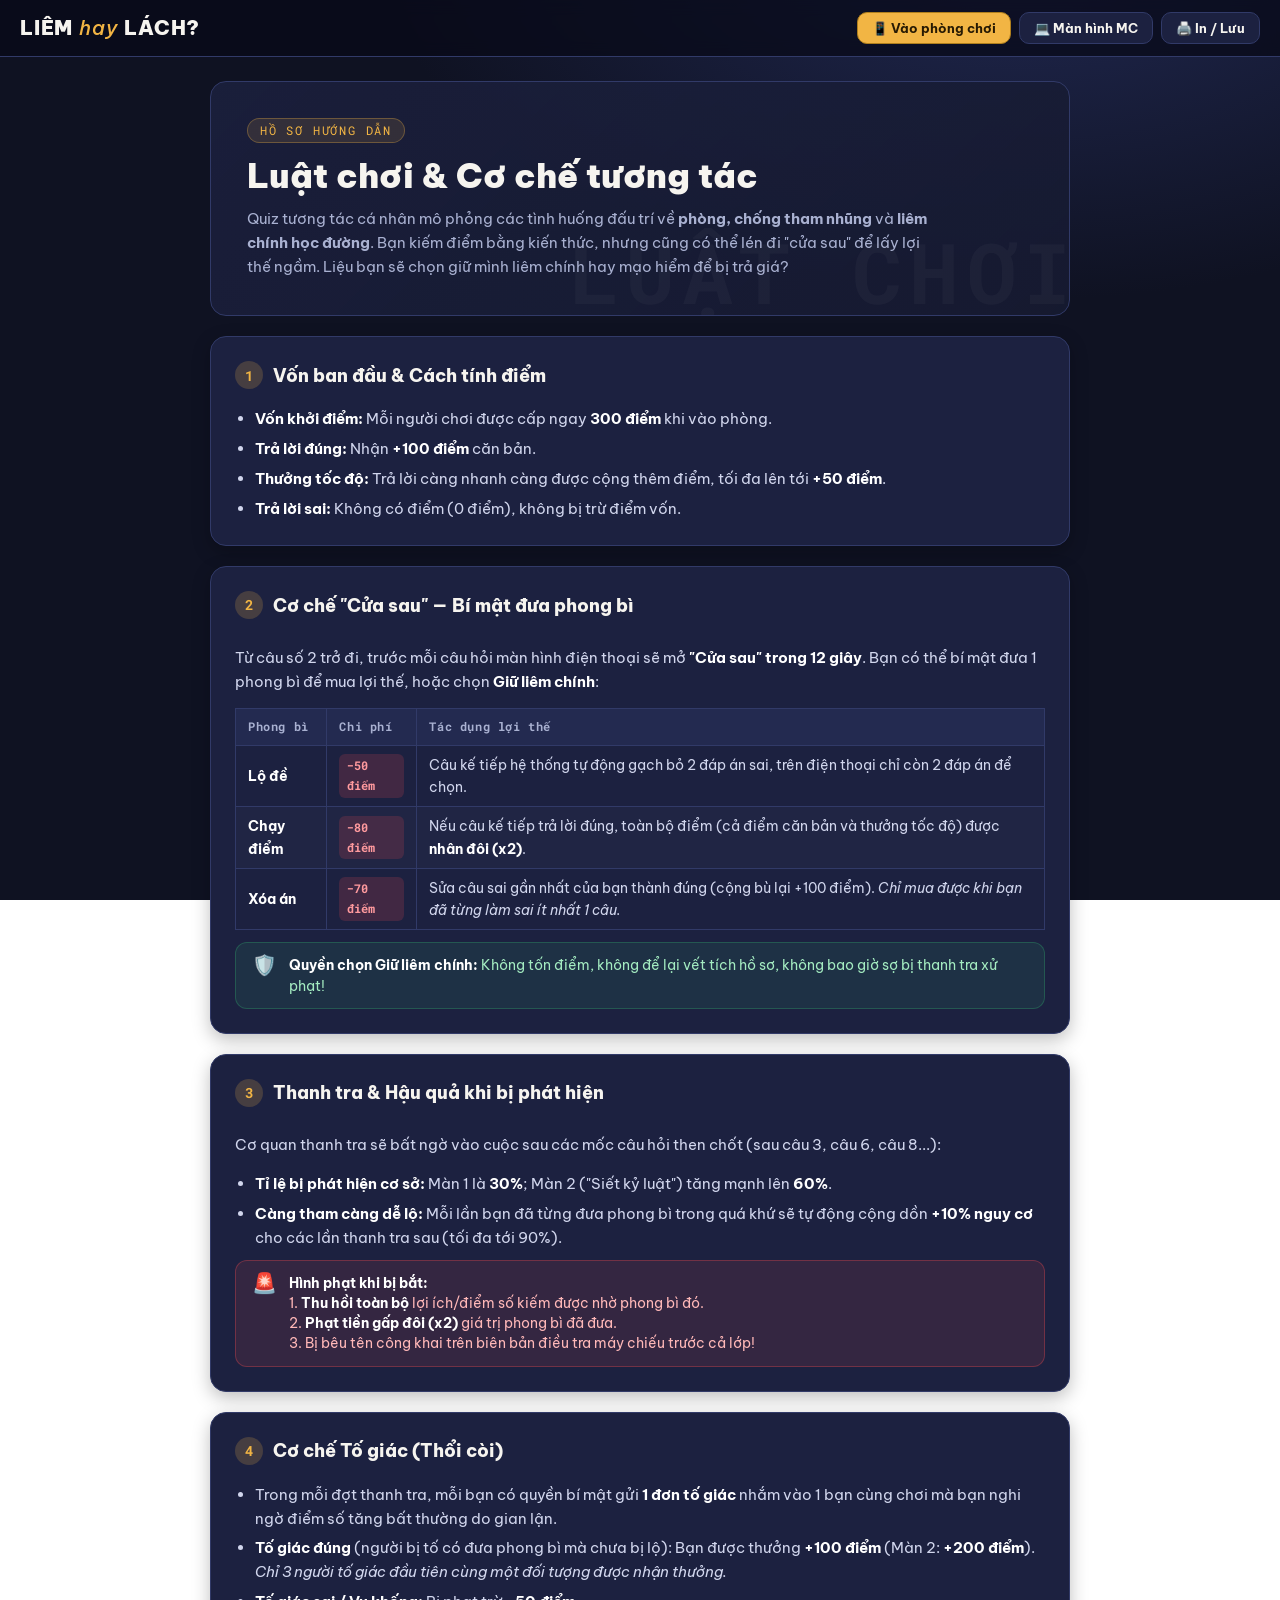
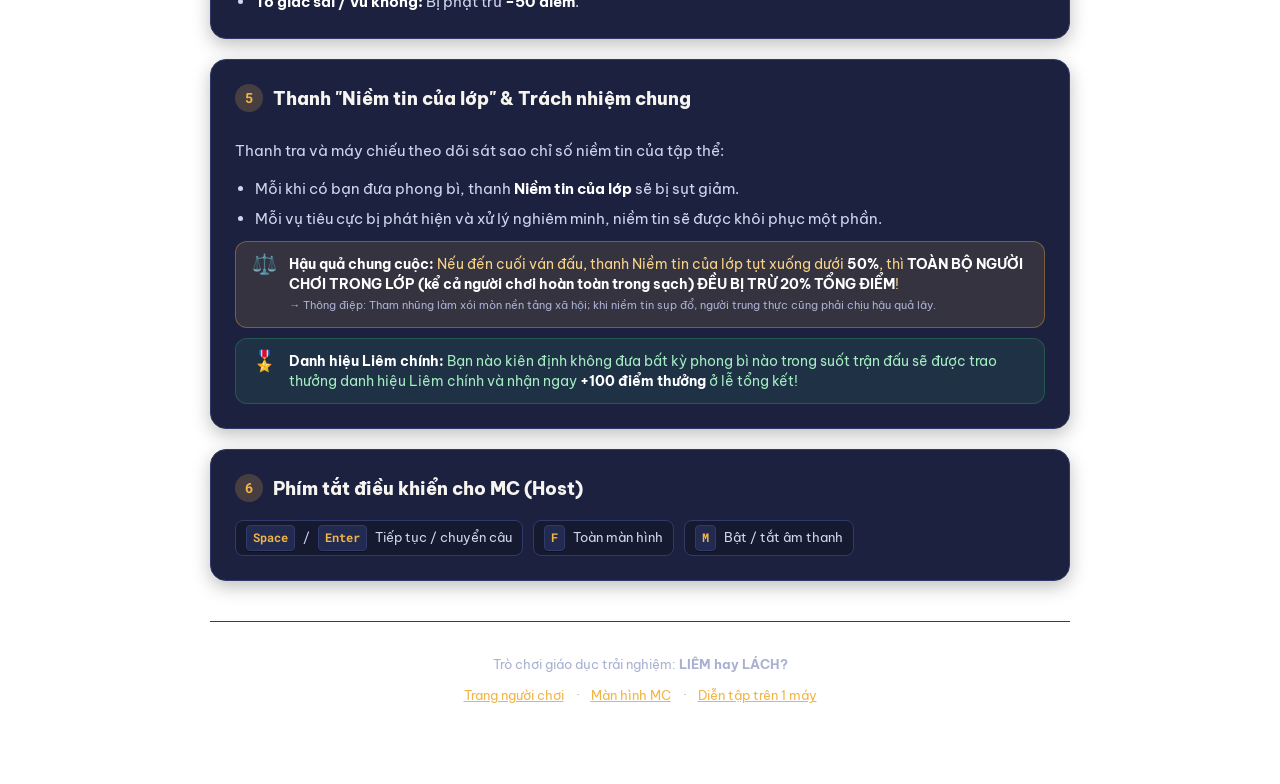
<file: luat_choi.html>
<!doctype html>
<html lang="vi">
<head>
<meta charset="utf-8">
<meta name="viewport" content="width=device-width, initial-scale=1, viewport-fit=cover">
<meta name="theme-color" content="#0f1222">
<title>Luật chơi · Liêm hay Lách?</title>
<link rel="preconnect" href="https://fonts.googleapis.com">
<link rel="preconnect" href="https://fonts.gstatic.com" crossorigin>
<link href="https://fonts.googleapis.com/css2?family=Be+Vietnam+Pro:wght@400;600;700;800;900&family=Noto+Serif:wght@700&family=Roboto+Mono:wght@500;700&display=swap" rel="stylesheet">
<link rel="stylesheet" href="common.css">
<style>
  :root {
    --f-ui: "Be Vietnam Pro", "Segoe UI", Roboto, Arial, sans-serif;
    --f-doc: "Noto Serif", Georgia, "Times New Roman", serif;
    --f-mono: "Roboto Mono", Consolas, "Courier New", monospace;
  }
  body {
    font-family: var(--f-ui);
    padding: 0;
    margin: 0;
    min-height: 100vh;
    display: flex;
    flex-direction: column;
  }
  .wrap {
    width: min(860px, 94vw);
    margin: 0 auto;
    padding: 24px 0 60px;
    display: flex;
    flex-direction: column;
    gap: 20px;
  }
  /* Top Nav */
  .nav {
    display: flex;
    justify-content: space-between;
    align-items: center;
    gap: 12px;
    padding: 12px 20px;
    border-bottom: 1px solid var(--line);
    background: rgba(8, 10, 24, .75);
    backdrop-filter: blur(8px);
    position: sticky;
    top: 0;
    z-index: 20;
  }
  .brand {
    font-weight: 900;
    font-size: 20px;
    letter-spacing: .04em;
    color: var(--ink);
    text-decoration: none;
  }
  .brand i {
    font-style: italic;
    font-weight: 500;
    color: var(--gold);
  }
  .nav-btns {
    display: flex;
    gap: 8px;
    flex-wrap: wrap;
  }
  .nav-btns a, .nav-btns button {
    border: 1px solid var(--line);
    background: var(--panel);
    color: var(--ink);
    border-radius: 10px;
    padding: 6px 14px;
    font-size: 13px;
    font-weight: 700;
    text-decoration: none;
    cursor: pointer;
    display: inline-flex;
    align-items: center;
    gap: 6px;
    transition: border-color .2s, background .2s;
  }
  .nav-btns a:hover, .nav-btns button:hover {
    border-color: var(--gold);
    background: var(--panel2);
  }
  .nav-btns a.primary {
    background: var(--gold);
    color: #271a03;
    border-color: #b07f1c;
  }

  /* Header banner */
  .hero-rule {
    background: linear-gradient(135deg, rgba(28,33,64,.8), rgba(22,26,49,.9));
    border: 1px solid var(--line);
    border-radius: var(--radius);
    padding: clamp(20px, 4vw, 36px);
    position: relative;
    overflow: hidden;
  }
  .hero-rule::after {
    content: "LUẬT CHƠI";
    position: absolute;
    right: -10px;
    bottom: -15px;
    font-family: var(--f-mono);
    font-size: clamp(48px, 10vw, 84px);
    font-weight: 900;
    color: rgba(255, 255, 255, .03);
    pointer-events: none;
    letter-spacing: .08em;
  }
  .tagline {
    display: inline-block;
    font-family: var(--f-mono);
    font-size: 12px;
    letter-spacing: .15em;
    text-transform: uppercase;
    color: var(--gold);
    background: rgba(242, 181, 68, .12);
    border: 1px solid rgba(242, 181, 68, .3);
    border-radius: 99px;
    padding: 3px 12px;
    margin-bottom: 12px;
  }
  .hero-rule h1 {
    margin: 0 0 10px;
    font-size: clamp(24px, 4vw, 34px);
    font-weight: 900;
    line-height: 1.25;
  }
  .hero-rule p {
    margin: 0;
    color: var(--muted);
    font-size: 15px;
    line-height: 1.6;
    max-width: 680px;
  }

  /* Rules Grid & Cards */
  .rule-card {
    background: var(--panel);
    border: 1px solid var(--line);
    border-radius: var(--radius);
    padding: clamp(16px, 3vw, 24px);
    display: flex;
    flex-direction: column;
    gap: 12px;
    box-shadow: 0 6px 18px rgba(0, 0, 0, .25);
  }
  .rule-card h2 {
    margin: 0;
    font-size: 18px;
    font-weight: 800;
    display: flex;
    align-items: center;
    gap: 10px;
    color: var(--ink);
  }
  .rule-card h2 .num {
    display: inline-flex;
    align-items: center;
    justify-content: center;
    width: 28px;
    height: 28px;
    border-radius: 50%;
    background: rgba(242, 181, 68, .2);
    color: var(--gold);
    font-family: var(--f-mono);
    font-size: 14px;
    font-weight: 900;
    flex: none;
  }
  .rule-content {
    color: #d1d6ed;
    font-size: 14.5px;
    line-height: 1.65;
  }
  .rule-content b {
    color: #fff;
  }
  .rule-content ul {
    margin: 6px 0 0;
    padding-left: 20px;
    display: grid;
    gap: 6px;
  }

  /* Perk Table */
  .pk-table {
    width: 100%;
    border-collapse: collapse;
    margin-top: 8px;
    font-size: 13.5px;
  }
  .pk-table th, .pk-table td {
    padding: 8px 12px;
    border: 1px solid var(--line);
    text-align: left;
  }
  .pk-table th {
    background: var(--panel2);
    color: var(--muted);
    font-family: var(--f-mono);
    font-size: 12px;
    letter-spacing: .05em;
  }
  .pk-table tr:nth-child(even) td {
    background: rgba(255, 255, 255, .02);
  }
  .badge-cost {
    display: inline-block;
    padding: 2px 8px;
    border-radius: 6px;
    background: rgba(229, 72, 77, .18);
    color: #ff9a9e;
    font-family: var(--f-mono);
    font-weight: 700;
    font-size: 12px;
  }

  /* Alert Callouts */
  .alert-box {
    border-radius: 12px;
    padding: 12px 16px;
    font-size: 13.5px;
    line-height: 1.5;
    display: flex;
    gap: 12px;
    align-items: flex-start;
  }
  .alert-box.warn {
    background: rgba(229, 72, 77, .12);
    border: 1px solid rgba(229, 72, 77, .35);
    color: #ffb8b8;
  }
  .alert-box.good {
    background: rgba(48, 164, 108, .12);
    border: 1px solid rgba(48, 164, 108, .35);
    color: #a4ecc1;
  }
  .alert-box.gold {
    background: rgba(242, 181, 68, .12);
    border: 1px solid rgba(242, 181, 68, .35);
    color: #f7d488;
  }
  .alert-box .icon {
    font-size: 20px;
    line-height: 1;
    flex: none;
  }

  /* Shortcut list */
  .keys {
    display: flex;
    flex-wrap: wrap;
    gap: 10px;
    margin-top: 6px;
  }
  .key-chip {
    display: inline-flex;
    align-items: center;
    gap: 8px;
    background: var(--bg2);
    border: 1px solid var(--line);
    padding: 4px 10px;
    border-radius: 8px;
    font-size: 13px;
  }
  .kbd {
    background: var(--panel2);
    border: 1px solid var(--line);
    border-radius: 4px;
    padding: 2px 6px;
    font-family: var(--f-mono);
    font-weight: 700;
    font-size: 12px;
    color: var(--gold);
    box-shadow: 0 1px 0 rgba(0,0,0,.4);
  }

  /* Footer */
  .foot {
    text-align: center;
    color: var(--muted);
    font-size: 13px;
    border-top: 1px solid var(--line);
    padding: 20px 0;
    margin-top: 20px;
  }

  @media (max-width: 600px) {
    .nav { padding: 10px 14px; }
    .hero-rule { padding: 18px 14px; }
    .pk-table { display: block; overflow-x: auto; }
  }
</style>
</head>
<body>

<header class="nav">
  <a href="./" class="brand">LIÊM <i>hay</i> LÁCH?</a>
  <div class="nav-btns">
    <a href="./" class="primary">📱 Vào phòng chơi</a>
    <a href="host">💻 Màn hình MC</a>
    <button onclick="window.print()">🖨️ In / Lưu</button>
  </div>
</header>

<div class="wrap">

  <section class="hero-rule">
    <span class="tagline">Hồ sơ hướng dẫn</span>
    <h1>Luật chơi &amp; Cơ chế tương tác</h1>
    <p>Quiz tương tác cá nhân mô phỏng các tình huống đấu trí về <b>phòng, chống tham nhũng</b> và <b>liêm chính học đường</b>. Bạn kiếm điểm bằng kiến thức, nhưng cũng có thể lén đi "cửa sau" để lấy lợi thế ngầm. Liệu bạn sẽ chọn giữ mình liêm chính hay mạo hiểm để bị trả giá?</p>
  </section>

  <!-- 1. Vốn & Điểm -->
  <article class="rule-card">
    <h2><span class="num">1</span> Vốn ban đầu &amp; Cách tính điểm</h2>
    <div class="rule-content">
      <ul>
        <li><b>Vốn khởi điểm:</b> Mỗi người chơi được cấp ngay <b>300 điểm</b> khi vào phòng.</li>
        <li><b>Trả lời đúng:</b> Nhận <b>+100 điểm</b> căn bản.</li>
        <li><b>Thưởng tốc độ:</b> Trả lời càng nhanh càng được cộng thêm điểm, tối đa lên tới <b>+50 điểm</b>.</li>
        <li><b>Trả lời sai:</b> Không có điểm (0 điểm), không bị trừ điểm vốn.</li>
      </ul>
    </div>
  </article>

  <!-- 2. Cửa sau -->
  <article class="rule-card">
    <h2><span class="num">2</span> Cơ chế "Cửa sau" — Bí mật đưa phong bì</h2>
    <div class="rule-content">
      <p>Từ câu số 2 trở đi, trước mỗi câu hỏi màn hình điện thoại sẽ mở <b>"Cửa sau" trong 12 giây</b>. Bạn có thể bí mật đưa 1 phong bì để mua lợi thế, hoặc chọn <b>Giữ liêm chính</b>:</p>
      
      <table class="pk-table">
        <thead>
          <tr>
            <th>Phong bì</th>
            <th>Chi phí</th>
            <th>Tác dụng lợi thế</th>
          </tr>
        </thead>
        <tbody>
          <tr>
            <td><b>Lộ đề</b></td>
            <td><span class="badge-cost">−50 điểm</span></td>
            <td>Câu kế tiếp hệ thống tự động gạch bỏ 2 đáp án sai, trên điện thoại chỉ còn 2 đáp án để chọn.</td>
          </tr>
          <tr>
            <td><b>Chạy điểm</b></td>
            <td><span class="badge-cost">−80 điểm</span></td>
            <td>Nếu câu kế tiếp trả lời đúng, toàn bộ điểm (cả điểm căn bản và thưởng tốc độ) được <b>nhân đôi (x2)</b>.</td>
          </tr>
          <tr>
            <td><b>Xóa án</b></td>
            <td><span class="badge-cost">−70 điểm</span></td>
            <td>Sửa câu sai gần nhất của bạn thành đúng (cộng bù lại +100 điểm). <i>Chỉ mua được khi bạn đã từng làm sai ít nhất 1 câu.</i></td>
          </tr>
        </tbody>
      </table>

      <div class="alert-box good" style="margin-top:12px">
        <span class="icon">🛡️</span>
        <div><b>Quyền chọn Giữ liêm chính:</b> Không tốn điểm, không để lại vết tích hồ sơ, không bao giờ sợ bị thanh tra xử phạt!</div>
      </div>
    </div>
  </article>

  <!-- 3. Thanh tra -->
  <article class="rule-card">
    <h2><span class="num">3</span> Thanh tra &amp; Hậu quả khi bị phát hiện</h2>
    <div class="rule-content">
      <p>Cơ quan thanh tra sẽ bất ngờ vào cuộc sau các mốc câu hỏi then chốt (sau câu 3, câu 6, câu 8...):</p>
      <ul>
        <li><b>Tỉ lệ bị phát hiện cơ sở:</b> Màn 1 là <b>30%</b>; Màn 2 ("Siết kỷ luật") tăng mạnh lên <b>60%</b>.</li>
        <li><b>Càng tham càng dễ lộ:</b> Mỗi lần bạn đã từng đưa phong bì trong quá khứ sẽ tự động cộng dồn <b>+10% nguy cơ</b> cho các lần thanh tra sau (tối đa tới 90%).</li>
      </ul>

      <div class="alert-box warn" style="margin-top:10px">
        <span class="icon">🚨</span>
        <div>
          <b>Hình phạt khi bị bắt:</b>
          <br>1. <b>Thu hồi toàn bộ</b> lợi ích/điểm số kiếm được nhờ phong bì đó.
          <br>2. <b>Phạt tiền gấp đôi (x2)</b> giá trị phong bì đã đưa.
          <br>3. Bị bêu tên công khai trên biên bản điều tra máy chiếu trước cả lớp!
        </div>
      </div>
    </div>
  </article>

  <!-- 4. Tố giác -->
  <article class="rule-card">
    <h2><span class="num">4</span> Cơ chế Tố giác (Thổi còi)</h2>
    <div class="rule-content">
      <ul>
        <li>Trong mỗi đợt thanh tra, mỗi bạn có quyền bí mật gửi <b>1 đơn tố giác</b> nhắm vào 1 bạn cùng chơi mà bạn nghi ngờ điểm số tăng bất thường do gian lận.</li>
        <li><b>Tố giác đúng</b> (người bị tố có đưa phong bì mà chưa bị lộ): Bạn được thưởng <b>+100 điểm</b> (Màn 2: <b>+200 điểm</b>). <i>Chỉ 3 người tố giác đầu tiên cùng một đối tượng được nhận thưởng.</i></li>
        <li><b>Tố giác sai / Vu khống:</b> Bị phạt trừ <b>−50 điểm</b>.</li>
      </ul>
    </div>
  </article>

  <!-- 5. Niềm tin của lớp -->
  <article class="rule-card">
    <h2><span class="num">5</span> Thanh "Niềm tin của lớp" &amp; Trách nhiệm chung</h2>
    <div class="rule-content">
      <p>Thanh tra và máy chiếu theo dõi sát sao chỉ số niềm tin của tập thể:</p>
      <ul>
        <li>Mỗi khi có bạn đưa phong bì, thanh <b>Niềm tin của lớp</b> sẽ bị sụt giảm.</li>
        <li>Mỗi vụ tiêu cực bị phát hiện và xử lý nghiêm minh, niềm tin sẽ được khôi phục một phần.</li>
      </ul>

      <div class="alert-box gold" style="margin-top:10px">
        <span class="icon">⚖️</span>
        <div>
          <b>Hậu quả chung cuộc:</b> Nếu đến cuối ván đấu, thanh Niềm tin của lớp tụt xuống dưới <b>50%</b>, thì <b>TOÀN BỘ NGƯỜI CHƠI TRONG LỚP (kể cả người chơi hoàn toàn trong sạch) ĐỀU BỊ TRỪ 20% TỔNG ĐIỂM</b>!
          <br><small style="color:var(--muted)">→ Thông điệp: Tham nhũng làm xói mòn nền tảng xã hội; khi niềm tin sụp đổ, người trung thực cũng phải chịu hậu quả lây.</small>
        </div>
      </div>

      <div class="alert-box good" style="margin-top:10px">
        <span class="icon">🎖️</span>
        <div><b>Danh hiệu Liêm chính:</b> Bạn nào kiên định không đưa bất kỳ phong bì nào trong suốt trận đấu sẽ được trao thưởng danh hiệu Liêm chính và nhận ngay <b>+100 điểm thưởng</b> ở lễ tổng kết!</div>
      </div>
    </div>
  </article>

  <!-- 6. Phím tắt MC -->
  <article class="rule-card">
    <h2><span class="num">6</span> Phím tắt điều khiển cho MC (Host)</h2>
    <div class="rule-content">
      <div class="keys">
        <div class="key-chip"><span class="kbd">Space</span> / <span class="kbd">Enter</span> Tiếp tục / chuyển câu</div>
        <div class="key-chip"><span class="kbd">F</span> Toàn màn hình</div>
        <div class="key-chip"><span class="kbd">M</span> Bật / tắt âm thanh</div>
      </div>
    </div>
  </article>

  <footer class="foot">
    <p>Trò chơi giáo dục trải nghiệm: <b>LIÊM hay LÁCH?</b></p>
    <div style="display:flex;gap:12px;justify-content:center;margin-top:8px">
      <a href="./" style="color:var(--gold)">Trang người chơi</a> ·
      <a href="host" style="color:var(--gold)">Màn hình MC</a> ·
      <a href="thu_nghiem" style="color:var(--gold)">Diễn tập trên 1 máy</a>
    </div>
  </footer>

</div>

</body>
</html>
</file>
<file: common.css>
:root{
  --bg:#0f1222; --bg2:#161a31; --panel:#1c2140; --panel2:#232a50; --line:#313a68;
  --ink:#f6f4ef; --muted:#a9b1d1;
  --gold:#f2b544; --red:#e5484d; --green:#30a46c; --blue:#3e8ef7; --violet:#8e6cf0;
  --o0:#e5484d; --o1:#3e8ef7; --o2:#e9a720; --o3:#2f9e66;
  --radius:16px;
}
*{box-sizing:border-box}
html,body{margin:0;height:100%}
body{
  background:radial-gradient(1100px 650px at 80% -10%, #222a55 0%, var(--bg) 60%) fixed;
  color:var(--ink);
  font-family:"Segoe UI","Be Vietnam Pro",Roboto,"Helvetica Neue",Arial,sans-serif;
  line-height:1.4;
  -webkit-tap-highlight-color:transparent;
}
button,input,select{font:inherit;color:inherit}
:focus-visible{outline:3px solid var(--gold);outline-offset:2px}
.btn{border:0;border-radius:12px;padding:12px 22px;font-weight:800;cursor:pointer;background:var(--gold);color:#271a03;box-shadow:0 4px 0 #b07f1c}
.btn:hover{filter:brightness(1.06)}
.btn:active{transform:translateY(2px);box-shadow:0 2px 0 #b07f1c}
.btn.ghost{background:transparent;color:var(--ink);border:1px solid var(--line);box-shadow:none}
.btn.ghost:hover{border-color:var(--gold)}
.btn.red{background:var(--red);color:#fff;box-shadow:0 4px 0 #9c2a2e}
.btn[disabled]{opacity:.45;cursor:not-allowed;filter:none}
.muted{color:var(--muted)}
.trust{display:flex;align-items:center;gap:10px;white-space:nowrap}
.trust .tbar{width:160px;height:12px;border-radius:99px;background:var(--line);overflow:hidden}
.trust .tbar i{display:block;height:100%;border-radius:99px;background:var(--green);transition:width .8s ease,background .4s}
.trust.mid .tbar i{background:var(--gold)}
.trust.low .tbar i{background:var(--red)}
.trust b{min-width:3.2em;text-align:right}
.shape{font-family:"Segoe UI Symbol","Arial Unicode MS",sans-serif}
@media (prefers-reduced-motion:reduce){*{animation:none !important;transition:none !important}}
</file>
